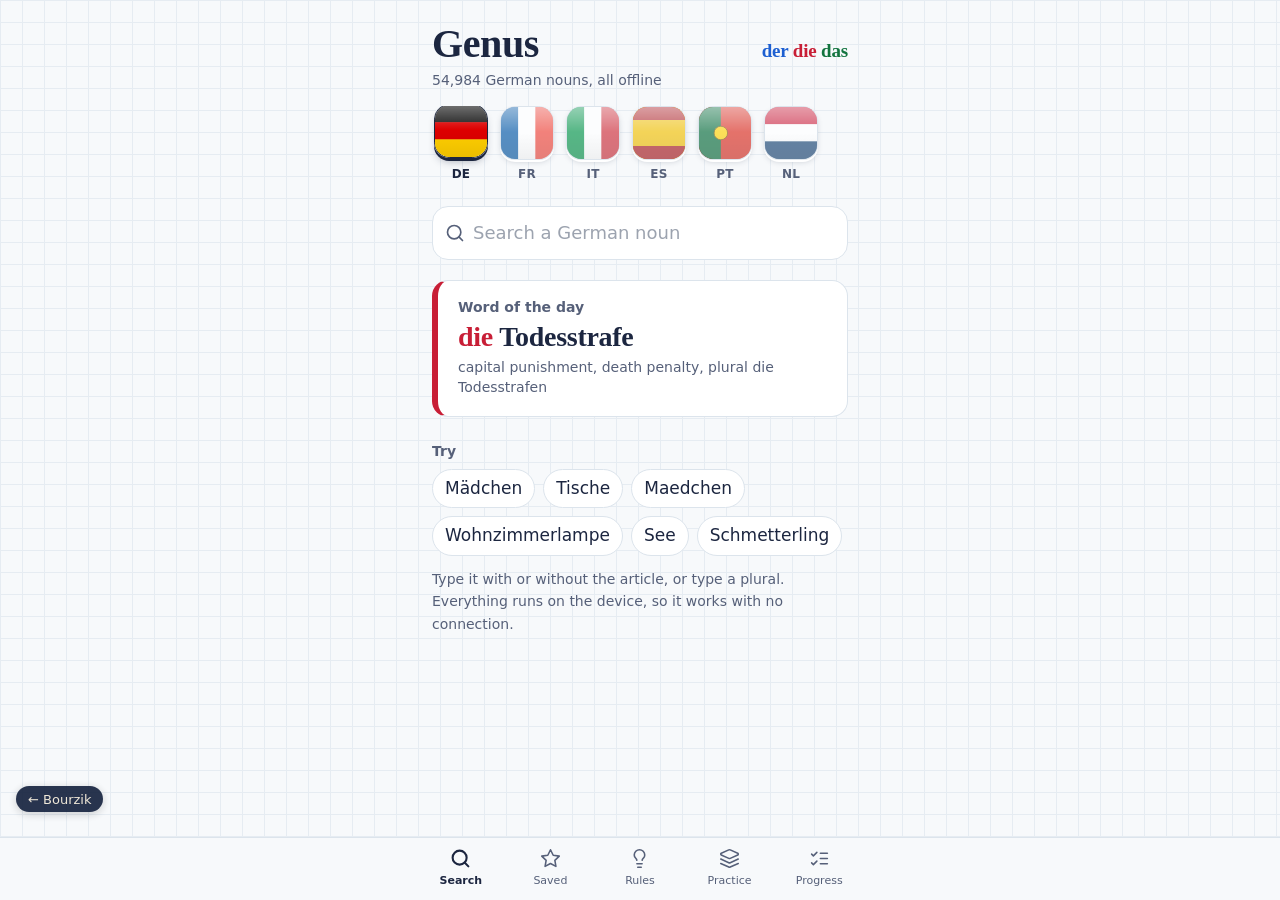
<file: index.html>
<!doctype html>
<html lang="en">
  <head>
    <meta charset="utf-8" />
    <meta name="viewport" content="width=device-width, initial-scale=1, viewport-fit=cover" />
    <title>Genus — der, die, das, le, la, de, het</title>
    <meta name="description" content="Noun genders and plurals for German, Dutch, French, Spanish, Italian and Portuguese. Works offline." />
    <meta name="theme-color" content="#F7F9FB" />
    <meta name="color-scheme" content="light" />

    <!-- iOS home-screen app -->
    <meta name="apple-mobile-web-app-capable" content="yes" />
    <meta name="apple-mobile-web-app-status-bar-style" content="default" />
    <meta name="apple-mobile-web-app-title" content="Genus" />
    <link rel="apple-touch-icon" href="./apple-touch-icon.png" />

    <link rel="manifest" href="./manifest.webmanifest" />
    <link rel="icon" href="./icon-192.png" />
    <link rel="stylesheet" href="./app.css" />

    <!-- Ads: uncomment this and put your own publisher id in, here and in genus.jsx.
         Leave it commented out and the app ships with no ad code at all. See ADS.md.
    <script async crossorigin="anonymous"
      src="https://pagead2.googlesyndication.com/pagead/js/adsbygoogle.js?client=ca-pub-XXXXXXXXXXXXXXXX"></script>
    -->
    <style>
      html, body { margin: 0; background: #F7F9FB; }
      /* Stops iOS zooming the page when a field is focused. */
      input, textarea, select { font-size: 16px; }
      #boot { padding: 28vh 24px; text-align: center; color: #566079;
              font-family: system-ui, -apple-system, "Segoe UI", sans-serif; }
    </style>
  </head>
  <body>
    <div id="root"><div id="boot">Loading Genus…</div></div>
    <script type="module" src="./app.js"></script>
    <a href="https://bourzik.com" class="bz-back">← Bourzik</a>
<style>
.bz-back{
  position:fixed;
  left:1rem;
  bottom:calc(5.5rem + env(safe-area-inset-bottom));
  z-index:9999;
  display:inline-block;
  padding:.4rem .75rem;
  border-radius:999px;
  background:#16233F;
  color:#EFE7D6;
  font:500 13px/1 system-ui,sans-serif;
  text-decoration:none;
  opacity:.92;
  box-shadow:0 2px 10px rgba(0,0,0,.2);
}
.bz-back:hover,.bz-back:focus-visible{opacity:1}
</style>

  </body>
</html>
</file>
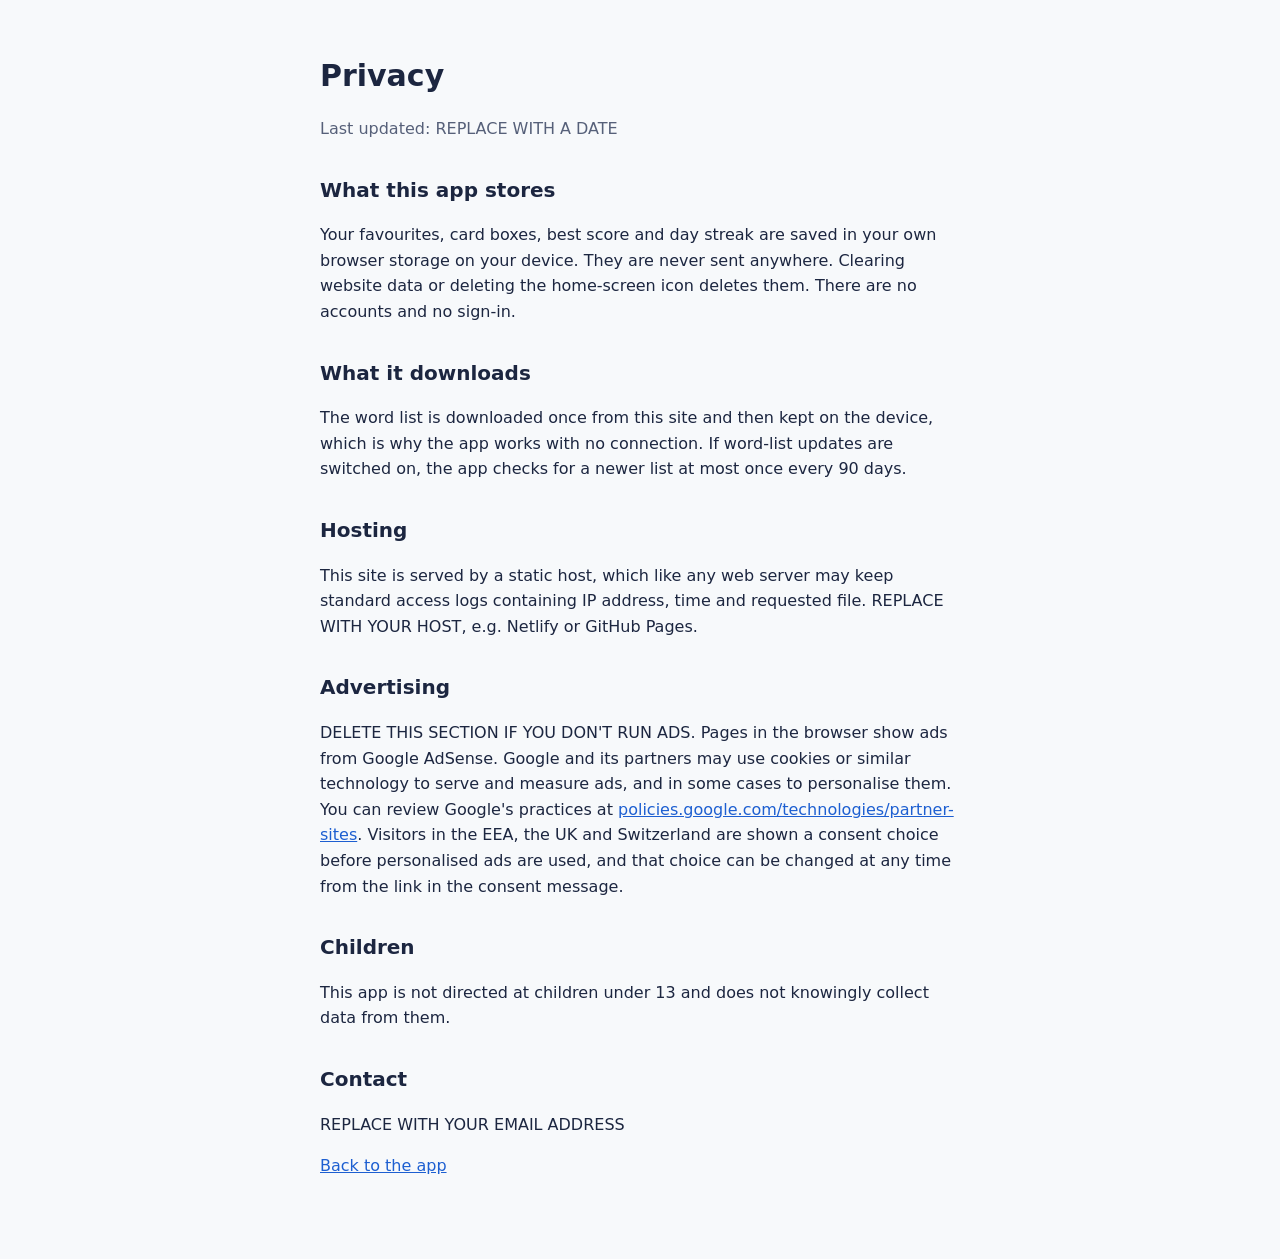
<file: privacy.html>
<!doctype html>
<html lang="en">
  <head>
    <meta charset="utf-8" />
    <meta name="viewport" content="width=device-width, initial-scale=1" />
    <title>Privacy — Genus</title>
    <style>
      body { margin: 0 auto; padding: 32px 20px 64px; max-width: 40rem; background: #F7F9FB; color: #1C2640;
             font-family: system-ui, -apple-system, "Segoe UI", sans-serif; line-height: 1.6; }
      h1 { font-size: 30px; margin-bottom: 4px; }
      h2 { font-size: 20px; margin-top: 32px; }
      a { color: #1D5FD1; }
      .date { color: #566079; }
    </style>
  </head>
  <body>
    <h1>Privacy</h1>
    <p class="date">Last updated: REPLACE WITH A DATE</p>

    <h2>What this app stores</h2>
    <p>
      Your favourites, card boxes, best score and day streak are saved in your own browser storage on
      your device. They are never sent anywhere. Clearing website data or deleting the home-screen
      icon deletes them. There are no accounts and no sign-in.
    </p>

    <h2>What it downloads</h2>
    <p>
      The word list is downloaded once from this site and then kept on the device, which is why
      the app works with no connection. If word-list updates are switched on, the app checks for a
      newer list at most once every 90 days.
    </p>

    <h2>Hosting</h2>
    <p>
      This site is served by a static host, which like any web server may keep standard access logs
      containing IP address, time and requested file. REPLACE WITH YOUR HOST, e.g. Netlify or GitHub Pages.
    </p>

    <h2>Advertising</h2>
    <p>
      DELETE THIS SECTION IF YOU DON'T RUN ADS. Pages in the browser show ads from Google AdSense.
      Google and its partners may use cookies or similar technology to serve and measure ads, and in
      some cases to personalise them. You can review Google's practices at
      <a href="https://policies.google.com/technologies/partner-sites">policies.google.com/technologies/partner-sites</a>.
      Visitors in the EEA, the UK and Switzerland are shown a consent choice before personalised ads
      are used, and that choice can be changed at any time from the link in the consent message.
    </p>

    <h2>Children</h2>
    <p>This app is not directed at children under 13 and does not knowingly collect data from them.</p>

    <h2>Contact</h2>
    <p>REPLACE WITH YOUR EMAIL ADDRESS</p>

    <p><a href="./index.html">Back to the app</a></p>
  </body>
</html>
</file>
<file: app.css>
*,:after,:before{--tw-border-spacing-x:0;--tw-border-spacing-y:0;--tw-translate-x:0;--tw-translate-y:0;--tw-rotate:0;--tw-skew-x:0;--tw-skew-y:0;--tw-scale-x:1;--tw-scale-y:1;--tw-pan-x: ;--tw-pan-y: ;--tw-pinch-zoom: ;--tw-scroll-snap-strictness:proximity;--tw-gradient-from-position: ;--tw-gradient-via-position: ;--tw-gradient-to-position: ;--tw-ordinal: ;--tw-slashed-zero: ;--tw-numeric-figure: ;--tw-numeric-spacing: ;--tw-numeric-fraction: ;--tw-ring-inset: ;--tw-ring-offset-width:0px;--tw-ring-offset-color:#fff;--tw-ring-color:rgba(59,130,246,.5);--tw-ring-offset-shadow:0 0 #0000;--tw-ring-shadow:0 0 #0000;--tw-shadow:0 0 #0000;--tw-shadow-colored:0 0 #0000;--tw-blur: ;--tw-brightness: ;--tw-contrast: ;--tw-grayscale: ;--tw-hue-rotate: ;--tw-invert: ;--tw-saturate: ;--tw-sepia: ;--tw-drop-shadow: ;--tw-backdrop-blur: ;--tw-backdrop-brightness: ;--tw-backdrop-contrast: ;--tw-backdrop-grayscale: ;--tw-backdrop-hue-rotate: ;--tw-backdrop-invert: ;--tw-backdrop-opacity: ;--tw-backdrop-saturate: ;--tw-backdrop-sepia: ;--tw-contain-size: ;--tw-contain-layout: ;--tw-contain-paint: ;--tw-contain-style: }::backdrop{--tw-border-spacing-x:0;--tw-border-spacing-y:0;--tw-translate-x:0;--tw-translate-y:0;--tw-rotate:0;--tw-skew-x:0;--tw-skew-y:0;--tw-scale-x:1;--tw-scale-y:1;--tw-pan-x: ;--tw-pan-y: ;--tw-pinch-zoom: ;--tw-scroll-snap-strictness:proximity;--tw-gradient-from-position: ;--tw-gradient-via-position: ;--tw-gradient-to-position: ;--tw-ordinal: ;--tw-slashed-zero: ;--tw-numeric-figure: ;--tw-numeric-spacing: ;--tw-numeric-fraction: ;--tw-ring-inset: ;--tw-ring-offset-width:0px;--tw-ring-offset-color:#fff;--tw-ring-color:rgba(59,130,246,.5);--tw-ring-offset-shadow:0 0 #0000;--tw-ring-shadow:0 0 #0000;--tw-shadow:0 0 #0000;--tw-shadow-colored:0 0 #0000;--tw-blur: ;--tw-brightness: ;--tw-contrast: ;--tw-grayscale: ;--tw-hue-rotate: ;--tw-invert: ;--tw-saturate: ;--tw-sepia: ;--tw-drop-shadow: ;--tw-backdrop-blur: ;--tw-backdrop-brightness: ;--tw-backdrop-contrast: ;--tw-backdrop-grayscale: ;--tw-backdrop-hue-rotate: ;--tw-backdrop-invert: ;--tw-backdrop-opacity: ;--tw-backdrop-saturate: ;--tw-backdrop-sepia: ;--tw-contain-size: ;--tw-contain-layout: ;--tw-contain-paint: ;--tw-contain-style: }/*! tailwindcss v3.4.17 | MIT License | https://tailwindcss.com*/*,:after,:before{box-sizing:border-box;border:0 solid #e5e7eb}:after,:before{--tw-content:""}:host,html{line-height:1.5;-webkit-text-size-adjust:100%;-moz-tab-size:4;-o-tab-size:4;tab-size:4;font-family:ui-sans-serif,system-ui,sans-serif,Apple Color Emoji,Segoe UI Emoji,Segoe UI Symbol,Noto Color Emoji;font-feature-settings:normal;font-variation-settings:normal;-webkit-tap-highlight-color:transparent}body{margin:0;line-height:inherit}hr{height:0;color:inherit;border-top-width:1px}abbr:where([title]){-webkit-text-decoration:underline dotted;text-decoration:underline dotted}h1,h2,h3,h4,h5,h6{font-size:inherit;font-weight:inherit}a{color:inherit;text-decoration:inherit}b,strong{font-weight:bolder}code,kbd,pre,samp{font-family:ui-monospace,SFMono-Regular,Menlo,Monaco,Consolas,Liberation Mono,Courier New,monospace;font-feature-settings:normal;font-variation-settings:normal;font-size:1em}small{font-size:80%}sub,sup{font-size:75%;line-height:0;position:relative;vertical-align:baseline}sub{bottom:-.25em}sup{top:-.5em}table{text-indent:0;border-color:inherit;border-collapse:collapse}button,input,optgroup,select,textarea{font-family:inherit;font-feature-settings:inherit;font-variation-settings:inherit;font-size:100%;font-weight:inherit;line-height:inherit;letter-spacing:inherit;color:inherit;margin:0;padding:0}button,select{text-transform:none}button,input:where([type=button]),input:where([type=reset]),input:where([type=submit]){-webkit-appearance:button;background-color:transparent;background-image:none}:-moz-focusring{outline:auto}:-moz-ui-invalid{box-shadow:none}progress{vertical-align:baseline}::-webkit-inner-spin-button,::-webkit-outer-spin-button{height:auto}[type=search]{-webkit-appearance:textfield;outline-offset:-2px}::-webkit-search-decoration{-webkit-appearance:none}::-webkit-file-upload-button{-webkit-appearance:button;font:inherit}summary{display:list-item}blockquote,dd,dl,figure,h1,h2,h3,h4,h5,h6,hr,p,pre{margin:0}fieldset{margin:0}fieldset,legend{padding:0}menu,ol,ul{list-style:none;margin:0;padding:0}dialog{padding:0}textarea{resize:vertical}input::-moz-placeholder,textarea::-moz-placeholder{opacity:1;color:#9ca3af}input::placeholder,textarea::placeholder{opacity:1;color:#9ca3af}[role=button],button{cursor:pointer}:disabled{cursor:default}audio,canvas,embed,iframe,img,object,svg,video{display:block;vertical-align:middle}img,video{max-width:100%;height:auto}[hidden]:where(:not([hidden=until-found])){display:none}.sr-only{position:absolute;width:1px;height:1px;padding:0;margin:-1px;overflow:hidden;clip:rect(0,0,0,0);white-space:nowrap;border-width:0}.visible{visibility:visible}.collapse{visibility:collapse}.fixed{position:fixed}.absolute{position:absolute}.relative{position:relative}.inset-0{inset:0}.bottom-0{bottom:0}.left-0{left:0}.right-0{right:0}.-mx-4{margin-left:-1rem;margin-right:-1rem}.mx-auto{margin-left:auto;margin-right:auto}.mb-1{margin-bottom:.25rem}.ml-2{margin-left:.5rem}.mt-0\.5{margin-top:.125rem}.mt-1{margin-top:.25rem}.mt-10{margin-top:2.5rem}.mt-2{margin-top:.5rem}.mt-3{margin-top:.75rem}.mt-4{margin-top:1rem}.mt-5{margin-top:1.25rem}.mt-6{margin-top:1.5rem}.mt-7{margin-top:1.75rem}.mt-8{margin-top:2rem}.block{display:block}.flex{display:flex}.inline-flex{display:inline-flex}.table{display:table}.grid{display:grid}.hidden{display:none}.w-full{width:100%}.w-max{width:-moz-max-content;width:max-content}.max-w-md{max-width:28rem}.flex-1{flex:1 1 0%}.flex-shrink-0{flex-shrink:0}.shrink{flex-shrink:1}.grow{flex-grow:1}.transform{transform:translate(var(--tw-translate-x),var(--tw-translate-y)) rotate(var(--tw-rotate)) skewX(var(--tw-skew-x)) skewY(var(--tw-skew-y)) scaleX(var(--tw-scale-x)) scaleY(var(--tw-scale-y))}@keyframes spin{to{transform:rotate(1turn)}}.animate-spin{animation:spin 1s linear infinite}.grid-cols-2{grid-template-columns:repeat(2,minmax(0,1fr))}.grid-cols-3{grid-template-columns:repeat(3,minmax(0,1fr))}.grid-cols-5{grid-template-columns:repeat(5,minmax(0,1fr))}.flex-col{flex-direction:column}.flex-wrap{flex-wrap:wrap}.items-start{align-items:flex-start}.items-end{align-items:flex-end}.items-center{align-items:center}.items-baseline{align-items:baseline}.justify-end{justify-content:flex-end}.justify-center{justify-content:center}.justify-between{justify-content:space-between}.gap-1{gap:.25rem}.gap-1\.5{gap:.375rem}.gap-2{gap:.5rem}.gap-3{gap:.75rem}.gap-4{gap:1rem}.gap-x-3{-moz-column-gap:.75rem;column-gap:.75rem}.gap-y-1{row-gap:.25rem}.overflow-hidden,.truncate{overflow:hidden}.truncate{text-overflow:ellipsis}.truncate,.whitespace-nowrap{white-space:nowrap}.rounded{border-radius:.25rem}.rounded-2xl{border-radius:1rem}.rounded-full{border-radius:9999px}.rounded-lg{border-radius:.5rem}.rounded-xl{border-radius:.75rem}.border{border-width:1px}.bg-transparent{background-color:transparent}.bg-white{--tw-bg-opacity:1;background-color:rgb(255 255 255/var(--tw-bg-opacity,1))}.p-1{padding:.25rem}.px-2{padding-left:.5rem;padding-right:.5rem}.px-2\.5{padding-left:.625rem;padding-right:.625rem}.px-3{padding-left:.75rem;padding-right:.75rem}.px-4{padding-left:1rem;padding-right:1rem}.px-5{padding-left:1.25rem;padding-right:1.25rem}.py-1{padding-top:.25rem;padding-bottom:.25rem}.py-1\.5{padding-top:.375rem;padding-bottom:.375rem}.py-2{padding-top:.5rem;padding-bottom:.5rem}.py-3{padding-top:.75rem;padding-bottom:.75rem}.py-4{padding-top:1rem;padding-bottom:1rem}.py-5{padding-top:1.25rem;padding-bottom:1.25rem}.pb-0{padding-bottom:0}.pb-1{padding-bottom:.25rem}.pb-10{padding-bottom:2.5rem}.pb-12{padding-bottom:3rem}.pb-2{padding-bottom:.5rem}.pb-4{padding-bottom:1rem}.pb-5{padding-bottom:1.25rem}.pt-3{padding-top:.75rem}.pt-4{padding-top:1rem}.pt-6{padding-top:1.5rem}.text-left{text-align:left}.text-center{text-align:center}.text-right{text-align:right}.text-base{font-size:1rem;line-height:1.5rem}.text-sm{font-size:.875rem;line-height:1.25rem}.text-xs{font-size:.75rem;line-height:1rem}.font-bold{font-weight:700}.font-normal{font-weight:400}.leading-relaxed{line-height:1.625}.leading-snug{line-height:1.375}.line-through{text-decoration-line:line-through}.antialiased{-webkit-font-smoothing:antialiased;-moz-osx-font-smoothing:grayscale}.shadow{--tw-shadow:0 1px 3px 0 rgba(0,0,0,.1),0 1px 2px -1px rgba(0,0,0,.1);--tw-shadow-colored:0 1px 3px 0 var(--tw-shadow-color),0 1px 2px -1px var(--tw-shadow-color);box-shadow:var(--tw-ring-offset-shadow,0 0 #0000),var(--tw-ring-shadow,0 0 #0000),var(--tw-shadow)}.outline{outline-style:solid}.blur{--tw-blur:blur(8px)}.blur,.filter{filter:var(--tw-blur) var(--tw-brightness) var(--tw-contrast) var(--tw-grayscale) var(--tw-hue-rotate) var(--tw-invert) var(--tw-saturate) var(--tw-sepia) var(--tw-drop-shadow)}.transition{transition-property:color,background-color,border-color,text-decoration-color,fill,stroke,opacity,box-shadow,transform,filter,-webkit-backdrop-filter;transition-property:color,background-color,border-color,text-decoration-color,fill,stroke,opacity,box-shadow,transform,filter,backdrop-filter;transition-property:color,background-color,border-color,text-decoration-color,fill,stroke,opacity,box-shadow,transform,filter,backdrop-filter,-webkit-backdrop-filter;transition-timing-function:cubic-bezier(.4,0,.2,1);transition-duration:.15s}.ease-out{transition-timing-function:cubic-bezier(0,0,.2,1)}@media (min-width:640px){.sm\:block{display:block}}
</file>
